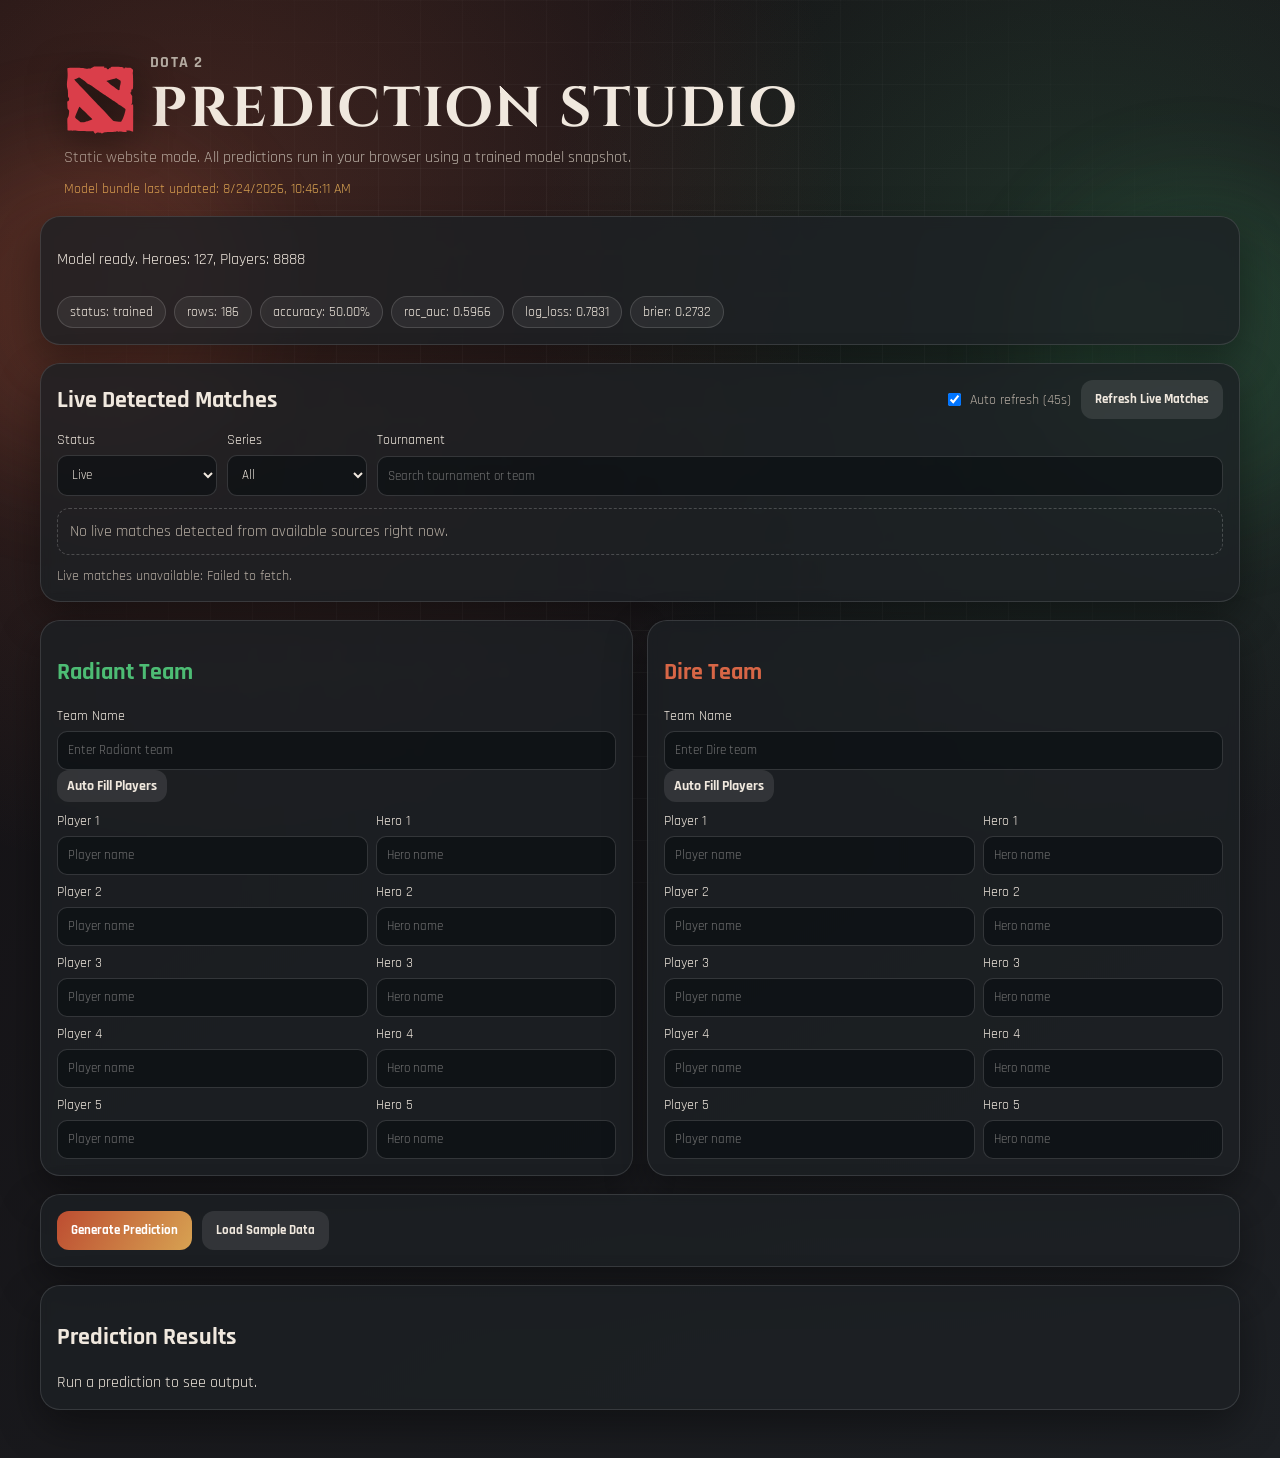
<file: standalone_site/index.html>
<!doctype html>
<html lang="en">
<head>
  <meta charset="UTF-8">
  <meta name="viewport" content="width=device-width, initial-scale=1.0">
  <title>Dota 2 Prediction Studio</title>
  <link rel="preconnect" href="https://fonts.googleapis.com">
  <link rel="preconnect" href="https://fonts.gstatic.com" crossorigin>
  <link href="https://fonts.googleapis.com/css2?family=Cinzel:wght@700;900&family=Rajdhani:wght@400;500;700&display=swap" rel="stylesheet">
  <link rel="stylesheet" href="styles.css">
</head>
<body>
  <div class="bg-grid"></div>
  <div class="bg-glow bg-glow-left"></div>
  <div class="bg-glow bg-glow-right"></div>
  <div class="embers" aria-hidden="true">
    <span></span><span></span><span></span><span></span><span></span><span></span>
  </div>
  <main class="page">
    <header class="hero">
      <div class="brand-row">
        <svg viewBox="0 0 16 16" fill="none" xmlns="http://www.w3.org/2000/svg" class="brand-logo" role="img" aria-label="Dota 2 logo"><g clip-path="url(#clip0_8096_39645)"><mask id="mask0_8096_39645" maskUnits="userSpaceOnUse" x="-2" y="-2" width="20" height="20" style="mask-type: luminance;"><path d="M17.5835 -1.59961H-1.60156V17.5854H17.5835V-1.59961Z" fill="white"></path></mask><g mask="url(#mask0_8096_39645)"><path d="M8.95996 0.558594L8.92383 0.708008C8.88787 0.851855 8.89966 0.858395 9.15723 0.858398C9.39098 0.858398 9.43934 0.876013 9.4873 1.00781C9.5352 1.13362 9.58306 1.15817 9.76855 1.1582C10.1341 1.1582 10.2428 1.10401 10.3027 0.900391C10.3927 0.582637 10.5305 0.552219 11.6816 0.618164C13.0844 0.6961 13.1983 0.720671 13.2402 0.894531C13.2823 1.0559 13.372 1.07972 13.4199 0.948242C13.4738 0.804438 13.6837 0.714294 13.7617 0.791992C13.7977 0.827961 14.0436 0.858393 14.3193 0.858398C14.697 0.858398 14.8413 0.881884 14.9492 0.96582C15.0271 1.02567 15.1403 1.09216 15.1943 1.11621C15.3262 1.16417 15.3925 1.51773 15.3086 1.76953C15.2607 1.91337 15.2608 2.06927 15.3027 2.29102C15.3327 2.471 15.3623 3.25669 15.3623 4.04199C15.3623 5.55841 15.3562 5.58867 15.0625 5.68457C14.961 5.71454 14.9428 5.75648 14.9727 5.91797C15.0026 6.06186 14.9846 6.13382 14.8887 6.21777C14.7209 6.37356 14.7272 6.46373 14.9609 6.81738L15.1523 7.12305V7.93848C15.1523 8.74175 15.1468 8.75989 15.0029 8.88574L14.8525 9.00586L15.1045 9.01172H15.3506L15.375 9.47363C15.387 9.73213 15.387 11.0925 15.375 12.5068L15.3564 15.0674L15.2246 15.001C14.9967 14.8751 14.499 14.7676 14.1514 14.7676C13.7861 14.7676 13.7379 14.7972 13.9053 14.9229C13.9651 14.9647 13.9896 15.0188 13.9658 15.0488C13.8879 15.1208 12.1372 15.0848 11.9453 15.0068C11.8136 14.9529 11.7475 14.9529 11.6338 15.0127C11.5379 15.0726 11.1179 15.103 10.2666 15.127C9.13947 15.1569 9.01311 15.1691 8.7793 15.2891C8.48584 15.4447 8.29993 15.4627 8.25195 15.3369C8.23398 15.289 8.14443 15.2529 8.06055 15.2588C7.97062 15.2588 7.76624 15.2408 7.61035 15.2168C7.34693 15.1749 7.31112 15.1812 7.14941 15.3369L6.97559 15.5049L6.79492 15.3125C6.6931 15.2046 6.59707 15.0669 6.5791 15.001C6.53711 14.8812 6.42973 14.8515 6.33984 14.9414C6.30374 14.9713 6.12368 14.9655 5.91992 14.9355C5.7221 14.9056 4.54737 14.8753 3.3125 14.8633C2.05353 14.8513 1.0039 14.8211 0.919922 14.7852L0.782227 14.7314L0.757812 13.3887C0.733833 12.0577 0.734042 12.0451 0.87793 11.8652C0.979776 11.7273 1.03995 11.5354 1.08789 11.1758C1.18376 10.4328 1.17759 10.3607 0.961914 10.1211C0.776056 9.90526 0.770074 9.8988 0.746094 9.10742L0.71582 8.31055L0.87207 8.26855C0.967872 8.24455 1.0459 8.16657 1.08789 8.04688C1.1838 7.77116 1.17142 7.65102 1.01562 7.44727C0.895717 7.27941 0.883789 7.19466 0.883789 6.53516C0.883772 5.96599 0.853569 5.73236 0.763672 5.47461C0.625778 5.07294 0.608608 4.20914 0.728516 3.55566C0.818389 3.04001 0.841457 2.18858 0.769531 1.4873C0.745581 1.18172 0.752127 0.977899 0.788086 0.917969C0.879415 0.786189 4.35982 0.810439 4.51074 0.948242C4.58867 1.01419 4.76299 1.03809 5.2666 1.03809C5.91998 1.03209 5.91988 1.03166 6.30957 0.797852L6.69922 0.564453L7.83203 0.558594H8.95996ZM3.42578 9.49121C3.40706 9.4931 3.25136 9.82214 3.08398 10.2227C2.48471 11.6669 2.45519 11.7514 2.49707 11.9131C2.51504 11.997 2.61033 12.1053 2.7002 12.1533C2.79012 12.2013 3.04858 12.4047 3.27637 12.6025L3.69531 12.9688H4.08496C4.33066 12.9628 4.60671 12.9206 4.81055 12.8428C4.99041 12.7768 5.24898 12.6931 5.38086 12.6631C5.72866 12.5731 6.30957 12.3448 6.30957 12.2969C6.30804 12.2716 6.11082 12.0686 5.87793 11.8477C5.63815 11.6258 4.99671 11.0023 4.45117 10.4688C3.90557 9.92917 3.44377 9.49121 3.42578 9.49121ZM3.37793 3.0166C3.32385 3.02264 3.09574 3.10037 2.87402 3.19629C2.64661 3.29798 2.42529 3.37577 2.37695 3.37598C2.32899 3.37598 2.29297 3.40653 2.29297 3.43652C2.29861 3.50204 3.43624 4.71799 5.29004 6.64355C5.76965 7.14115 6.57927 7.99248 7.08887 8.53809C7.59843 9.07759 8.2522 9.76075 8.54004 10.0605C8.83377 10.3543 9.48103 11.05 9.97266 11.6016C10.6022 12.297 10.9384 12.6211 11.0703 12.6631C11.3288 12.747 12.5678 12.8603 12.6885 12.8125C12.9282 12.7226 13.5461 11.0865 13.6602 10.2471C13.7021 9.97728 13.786 10.0607 12.8027 9.36523C12.6349 9.24532 12.4305 9.12553 12.3525 9.10156C12.2806 9.07743 12.1492 8.99365 12.0654 8.92188C11.9815 8.84396 11.5919 8.56164 11.1963 8.29785C10.8006 8.03409 10.1887 7.6207 9.83496 7.38086C9.48134 7.14114 9.10987 6.88929 9.00781 6.82324C8.90588 6.75732 8.19791 6.27159 7.43652 5.75C6.07597 4.80899 5.8181 4.64709 5.30859 4.40137C5.16471 4.3354 5.02075 4.20338 4.9668 4.10742C4.91279 3.9995 4.69093 3.8135 4.40918 3.63965C4.15165 3.48395 3.83413 3.27463 3.70801 3.18457C3.58211 3.09464 3.43189 3.0166 3.37793 3.0166ZM10.5186 3.43652C9.943 3.5984 9.46313 3.73592 9.45117 3.75391C9.43349 3.77207 9.51783 3.86223 9.64355 3.95801C9.76352 4.04801 9.96129 4.20972 10.0811 4.31152C10.2012 4.41357 10.567 4.68895 10.8965 4.93457C11.2262 5.18038 11.6339 5.48056 11.8018 5.60645C12.2572 5.94796 12.3652 5.90597 12.3652 5.39648C12.3652 5.25855 12.4185 4.95237 12.4844 4.72461C12.5503 4.49689 12.6044 4.1737 12.6045 4.00586C12.6045 3.73016 12.5869 3.69375 12.4072 3.58594C11.8077 3.21426 11.6692 3.13655 11.6152 3.14258C11.582 3.14945 11.086 3.2812 10.5186 3.43652Z" fill="#DA3E4A"></path></g></g><defs><clipPath id="clip0_8096_39645"><rect width="16" height="16" fill="white"></rect></clipPath></defs></svg>
        <div>
          <p class="kicker">DOTA 2</p>
          <h1>Prediction Studio</h1>
        </div>
      </div>
      <p class="subtitle">Static website mode. All predictions run in your browser using a trained model snapshot.</p>
      <p class="stamp" id="bundleUpdatedText">Model bundle: loading timestamp...</p>
    </header>

    <section class="panel status-panel">
      <p id="statusText">Loading model bundle...</p>
      <div id="metricsBox" class="metrics-box"></div>
    </section>

    <section class="panel live-panel">
      <div class="live-panel-header">
        <h2>Live Detected Matches</h2>
        <div class="live-panel-tools">
          <label class="live-auto-refresh">
            <input id="liveAutoRefresh" type="checkbox" checked>
            Auto refresh (45s)
          </label>
          <button id="refreshLiveBtn" class="btn btn-ghost" type="button">Refresh Live Matches</button>
        </div>
      </div>
      <div class="live-filters">
        <label>
          Status
          <select id="liveFilterStatus">
            <option value="all">All</option>
            <option value="live" selected>Live</option>
            <option value="upcoming">Upcoming</option>
            <option value="ended">Ended</option>
          </select>
        </label>
        <label>
          Series
          <select id="liveFilterSeries">
            <option value="all">All</option>
            <option value="1">BO1</option>
            <option value="3">BO3</option>
            <option value="5">BO5</option>
          </select>
        </label>
        <label>
          Tournament
          <input id="liveFilterTournament" type="text" placeholder="Search tournament or team">
        </label>
      </div>
      <div id="liveMatchCards" class="live-cards"></div>
      <div id="livePagination" class="live-pagination hidden"></div>
      <p id="liveMatchStatus" class="live-status">Load live matches to prefill teams, players, and picked heroes.</p>
    </section>

    <section class="teams-grid">
      <article class="panel team-panel radiant">
        <h2>Radiant Team</h2>
        <label>Team Name <input id="radiantTeam" placeholder="Enter Radiant team" list="teamSuggestions"></label>
        <button id="radiantAutofillBtn" class="btn btn-ghost btn-small" type="button">Auto Fill Players</button>
        <div class="input-grid" id="radiantRows"></div>
      </article>

      <article class="panel team-panel dire">
        <h2>Dire Team</h2>
        <label>Team Name <input id="direTeam" placeholder="Enter Dire team" list="teamSuggestions"></label>
        <button id="direAutofillBtn" class="btn btn-ghost btn-small" type="button">Auto Fill Players</button>
        <div class="input-grid" id="direRows"></div>
      </article>
    </section>

    <section class="panel action-panel">
      <button id="predictBtn" class="btn btn-primary">Generate Prediction</button>
      <button id="sampleBtn" class="btn btn-ghost">Load Sample Data</button>
    </section>

    <section class="panel results-panel">
      <h2>Prediction Results</h2>
      <div id="resultPlaceholder" class="placeholder">Run a prediction to see output.</div>
      <div id="resultContent" class="hidden"></div>
    </section>
  </main>

  <datalist id="heroSuggestions"></datalist>
  <datalist id="playerSuggestions"></datalist>
  <datalist id="teamSuggestions"></datalist>

  <script src="app.js"></script>
</body>
</html>
</file>
<file: standalone_site/styles.css>
:root {
  --bg-1: #130f12;
  --bg-2: #1d2024;
  --ink: #f0e8de;
  --muted: #b4aba1;
  --radiant: #4dbc74;
  --dire: #d76646;
  --accent: #d7a252;
  --panel: rgba(29, 32, 36, 0.78);
  --border: rgba(255, 255, 255, 0.12);
  --shadow: 0 16px 42px rgba(0, 0, 0, 0.38);
  --title-font: "Cinzel", serif;
  --body-font: "Rajdhani", sans-serif;
}
* { box-sizing: border-box; }
body {
  margin: 0;
  color: var(--ink);
  font-family: var(--body-font);
  background:
    radial-gradient(circle at 15% 15%, rgba(215, 102, 70, 0.24), transparent 40%),
    radial-gradient(circle at 85% 20%, rgba(76, 188, 116, 0.16), transparent 35%),
    linear-gradient(140deg, var(--bg-1), var(--bg-2));
  min-height: 100vh;
}
.bg-grid {
  position: fixed;
  inset: 0;
  pointer-events: none;
  background-image: linear-gradient(to right, rgba(255, 255, 255, 0.04) 1px, transparent 1px), linear-gradient(to bottom, rgba(255, 255, 255, 0.04) 1px, transparent 1px);
  background-size: 42px 42px;
  mask-image: radial-gradient(circle at center, black 35%, transparent 85%);
}
.bg-glow {
  position: fixed;
  width: 340px;
  height: 340px;
  border-radius: 50%;
  filter: blur(50px);
  opacity: 0.35;
  pointer-events: none;
}
.bg-glow-left {
  top: 140px;
  left: -90px;
  background: rgba(215, 102, 70, 0.45);
}
.bg-glow-right {
  top: 180px;
  right: -90px;
  background: rgba(76, 188, 116, 0.35);
}
.embers {
  position: fixed;
  inset: 0;
  pointer-events: none;
  overflow: hidden;
}
.embers span {
  position: absolute;
  bottom: -30px;
  width: 6px;
  height: 6px;
  border-radius: 50%;
  background: rgba(240, 171, 103, 0.7);
  filter: blur(0.5px);
  animation: emberRise 7s linear infinite;
}
.embers span:nth-child(1) { left: 8%; animation-delay: 0s; animation-duration: 8s; }
.embers span:nth-child(2) { left: 22%; animation-delay: 1.2s; animation-duration: 9s; }
.embers span:nth-child(3) { left: 44%; animation-delay: 2.1s; animation-duration: 7.2s; }
.embers span:nth-child(4) { left: 63%; animation-delay: 0.8s; animation-duration: 8.8s; }
.embers span:nth-child(5) { left: 77%; animation-delay: 2.7s; animation-duration: 7.6s; }
.embers span:nth-child(6) { left: 91%; animation-delay: 1.7s; animation-duration: 9.4s; }
.page { width: min(1200px, 94vw); margin: 32px auto 48px; display: grid; gap: 18px; }
.hero { padding: 20px 24px 0 24px; }
.brand-row {
  display: flex;
  align-items: center;
  gap: 14px;
}
.brand-logo {
  width: 72px;
  height: 72px;
  filter: drop-shadow(0 8px 18px rgba(0, 0, 0, 0.5));
  transition: transform 0.35s ease;
}
.brand-row:hover .brand-logo { transform: rotate(-4deg) scale(1.03); }
.kicker { margin: 0; font-weight: 700; letter-spacing: 0.08em; text-transform: uppercase; color: var(--muted); }
h1 {
  margin: 8px 0 10px;
  font-family: var(--title-font);
  font-size: clamp(2rem, 5vw, 3.5rem);
  line-height: 1;
  letter-spacing: 0.03em;
  text-transform: uppercase;
}
.subtitle { margin: 0; max-width: 850px; color: var(--muted); }
.stamp {
  margin: 12px 0 0;
  font-size: 0.85rem;
  color: var(--accent);
}
.panel {
  backdrop-filter: blur(6px);
  background: var(--panel);
  border: 1px solid var(--border);
  border-radius: 20px;
  padding: 16px;
  box-shadow: var(--shadow);
  transition: transform 0.2s ease, border-color 0.2s ease;
}
.panel:hover {
  transform: translateY(-1px);
  border-color: rgba(255, 255, 255, 0.2);
}
.status-panel { display: grid; gap: 10px; }
.metrics-box { display: flex; flex-wrap: wrap; gap: 8px; }
.metric-chip {
  background: rgba(255, 255, 255, 0.06);
  border: 1px solid rgba(255, 255, 255, 0.14);
  border-radius: 999px;
  padding: 6px 12px;
  font-size: 0.88rem;
}
.live-panel {
  display: grid;
  gap: 12px;
}
.live-panel-header {
  display: flex;
  justify-content: space-between;
  gap: 10px;
  align-items: center;
  flex-wrap: wrap;
}
.live-panel-header h2 {
  margin: 0;
}
.live-panel-tools {
  display: flex;
  gap: 10px;
  align-items: center;
  flex-wrap: wrap;
}
.live-auto-refresh {
  display: inline-flex;
  align-items: center;
  gap: 6px;
  color: var(--muted);
  font-size: 0.85rem;
}
.live-auto-refresh input {
  width: auto;
  padding: 0;
}
.live-filters {
  display: grid;
  grid-template-columns: 160px 140px minmax(220px, 1fr);
  gap: 10px;
}
.live-filters label {
  font-size: 0.85rem;
}
.live-cards {
  display: grid;
  gap: 10px;
}
.live-empty {
  border: 1px dashed rgba(255, 255, 255, 0.2);
  border-radius: 12px;
  padding: 12px;
  color: var(--muted);
}
.live-card {
  border: 1px solid rgba(255, 255, 255, 0.14);
  border-radius: 12px;
  padding: 12px;
  background: rgba(9, 12, 15, 0.5);
  display: grid;
  gap: 10px;
}
.live-top {
  display: flex;
  justify-content: space-between;
  gap: 10px;
  align-items: center;
  flex-wrap: wrap;
}
.live-meta {
  display: grid;
  gap: 4px;
}
.live-league-row {
  display: flex;
  align-items: center;
  gap: 8px;
  flex-wrap: wrap;
}
.live-league {
  font-size: 0.97rem;
  font-weight: 700;
}
.source-badge {
  border: 1px solid rgba(255, 255, 255, 0.24);
  border-radius: 999px;
  padding: 2px 8px;
  font-size: 0.72rem;
  letter-spacing: 0.03em;
  color: #e7d5bd;
  background: rgba(215, 162, 82, 0.16);
}
.live-info {
  color: var(--muted);
  font-size: 0.86rem;
}
.live-actions {
  display: flex;
  gap: 8px;
  flex-wrap: wrap;
  justify-content: flex-end;
}
.live-apply,
.live-toggle,
.live-predict {
  padding: 8px 12px;
  font-size: 0.84rem;
}
.live-teams {
  display: grid;
  grid-template-columns: 1fr auto 1fr;
  gap: 10px;
  align-items: center;
}
.live-team {
  display: flex;
  gap: 8px;
  align-items: center;
  min-width: 0;
}
.live-team.dire {
  justify-content: flex-end;
}
.team-logo {
  width: 30px;
  height: 30px;
  flex: 0 0 auto;
  border-radius: 50%;
  object-fit: contain;
  padding: 2px;
  border: 1px solid rgba(255, 255, 255, 0.22);
  background: rgba(0, 0, 0, 0.32);
}
.team-logo.fallback {
  display: inline-flex;
  align-items: center;
  justify-content: center;
  font-size: 0.74rem;
  font-weight: 700;
}
.team-name {
  font-weight: 700;
  white-space: nowrap;
  overflow: hidden;
  text-overflow: ellipsis;
}
.versus {
  font-size: 0.78rem;
  letter-spacing: 0.08em;
  color: var(--muted);
}
.live-draft {
  font-size: 0.86rem;
  color: var(--muted);
}
.live-details {
  display: grid;
  grid-template-columns: repeat(2, minmax(0, 1fr));
  gap: 10px;
  border-top: 1px solid rgba(255, 255, 255, 0.1);
  padding-top: 10px;
}
.lineup {
  border: 1px solid rgba(255, 255, 255, 0.16);
  border-radius: 10px;
  padding: 10px;
  background: rgba(255, 255, 255, 0.03);
}
.lineup h4 {
  margin: 0 0 8px;
  font-size: 0.9rem;
}
.lineup.radiant h4 { color: var(--radiant); }
.lineup.dire h4 { color: var(--dire); }
.lineup ul {
  margin: 0;
  padding-left: 18px;
  display: grid;
  gap: 5px;
  font-size: 0.86rem;
}
.lineup-loading {
  grid-column: 1 / -1;
  margin: 0;
  font-size: 0.82rem;
  color: var(--muted);
}
.series-maps {
  grid-column: 1 / -1;
  display: grid;
  gap: 8px;
  border-top: 1px solid rgba(255, 255, 255, 0.1);
  padding-top: 10px;
}
.live-details > .series-maps:first-child {
  border-top: none;
  padding-top: 0;
}
.hero-picks {
  grid-column: 1 / -1;
  display: grid;
  gap: 8px;
  border-top: 1px solid rgba(255, 255, 255, 0.1);
  padding-top: 10px;
}
.series-maps-title {
  margin: 0;
  font-size: 0.9rem;
}
.map-tabs {
  display: flex;
  flex-wrap: wrap;
  gap: 6px;
}
.map-tab {
  border: 1px solid rgba(255, 255, 255, 0.16);
  background: rgba(255, 255, 255, 0.04);
  color: var(--ink);
  border-radius: 8px;
  padding: 5px 12px;
  font-family: inherit;
  font-size: 0.82rem;
  cursor: pointer;
}
.map-tab.active {
  background: rgba(255, 255, 255, 0.16);
  font-weight: 700;
}
.map-summary {
  margin: 0;
  font-size: 0.84rem;
  color: var(--muted);
}
.map-lineups {
  display: grid;
  grid-template-columns: repeat(2, minmax(0, 1fr));
  gap: 10px;
}
.live-stream-link {
  grid-column: 1 / -1;
  color: var(--accent, #7dd3fc);
  font-size: 0.86rem;
  text-decoration: underline;
}
.series-maps-list {
  margin: 0;
  padding-left: 18px;
  display: grid;
  gap: 4px;
  font-size: 0.86rem;
  color: var(--muted);
}
.live-pagination {
  display: flex;
  flex-wrap: wrap;
  align-items: center;
  gap: 6px;
  margin-top: 12px;
}
.live-pagination.hidden {
  display: none;
}
.page-btn {
  padding: 6px 12px;
  font-size: 0.85rem;
}
.page-btn.current {
  background: rgba(255, 255, 255, 0.16);
  font-weight: 700;
}
.page-btn:disabled {
  opacity: 0.45;
  cursor: not-allowed;
}
.page-label {
  margin-left: auto;
  font-size: 0.82rem;
  color: var(--muted);
}
.live-status {
  margin: 0;
  font-size: 0.9rem;
  color: var(--muted);
}
.teams-grid { display: grid; grid-template-columns: repeat(2, minmax(0, 1fr)); gap: 14px; }
.team-panel.radiant h2 { color: var(--radiant); }
.team-panel.dire h2 { color: var(--dire); }
.input-grid { display: grid; gap: 8px; margin-top: 10px; }
.row { display: grid; grid-template-columns: 1.3fr 1fr; gap: 8px; }
label { display: grid; gap: 6px; font-size: 0.88rem; }
input {
  width: 100%; border: 1px solid rgba(255, 255, 255, 0.15); border-radius: 10px; padding: 10px;
  background: rgba(9, 12, 15, 0.55); color: var(--ink); font-family: inherit;
}
select {
  width: 100%; border: 1px solid rgba(255, 255, 255, 0.15); border-radius: 10px; padding: 10px;
  background: rgba(9, 12, 15, 0.55); color: var(--ink); font-family: inherit;
}
.action-panel { display: flex; gap: 10px; flex-wrap: wrap; }
.btn {
  border: none; border-radius: 12px; padding: 11px 14px; font-weight: 700;
  font-family: inherit; cursor: pointer;
  transition: transform 0.16s ease, box-shadow 0.16s ease;
}
.btn:hover { transform: translateY(-1px); box-shadow: 0 10px 20px rgba(0, 0, 0, 0.3); }
.btn-primary { background: linear-gradient(120deg, #bd4d31, #d7a252); color: #fff; }
.btn-ghost { background: rgba(255, 255, 255, 0.1); color: var(--ink); }
.btn-small {
  padding: 7px 10px;
  font-size: 0.86rem;
  width: fit-content;
}
.hidden { display: none; }
.winner-line { font-size: 1.2rem; font-weight: 700; margin-bottom: 12px; }
.bars { display: grid; gap: 10px; }
.bar-label { display: flex; justify-content: space-between; font-size: 0.92rem; color: #ddd4cb; }
.bar-track { height: 12px; background: rgba(255, 255, 255, 0.12); border-radius: 99px; overflow: hidden; }
.bar-fill { height: 100%; }
.bar-fill.radiant { background: linear-gradient(120deg, #3b925a, #1f6f40); }
.bar-fill.dire { background: linear-gradient(120deg, #bf5a31, #8a3519); }
.note { margin-top: 12px; color: var(--muted); }
.error { color: #8a3519; font-weight: 700; }

@keyframes emberRise {
  0% { transform: translateY(0) scale(0.7); opacity: 0; }
  20% { opacity: 0.75; }
  100% { transform: translateY(-110vh) scale(1.2); opacity: 0; }
}

@media (max-width: 920px) {
  .teams-grid { grid-template-columns: 1fr; }
  .row { grid-template-columns: 1fr; }
  .brand-logo { width: 62px; height: 62px; }
  .live-filters { grid-template-columns: 1fr; }
  .live-teams { grid-template-columns: 1fr; }
  .live-team.dire { justify-content: flex-start; }
  .live-details { grid-template-columns: 1fr; }
  .versus { display: none; }
}
</file>
